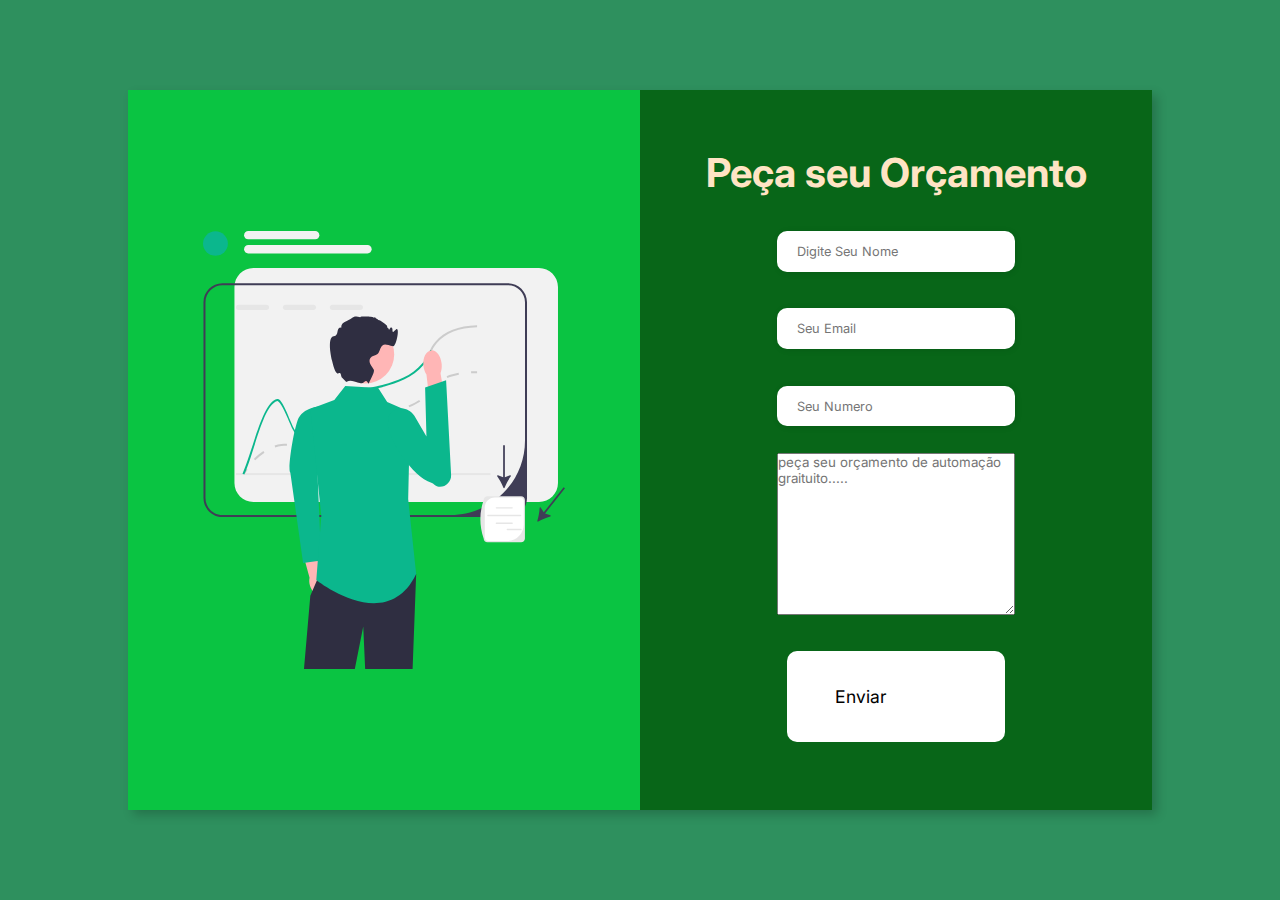
<file: index.html>
<!DOCTYPE html>
<html lang="pt-br">
<head>
    <meta charset="UTF-8">
    <meta name="viewport" content="width=device-width, initial-scale=1.0">
    <title>Orçamento - degeDev</title>
    <link rel="stylesheet" href="./styles.css">
</head>
<body>

<div  class="container" >

    <div class="form-img">
    
        <img src="assest/img.svg" alt="">
    </div>

    
    <div class="form">
        <div class="form-title" >
        <h1 >Peça seu Orçamento</h1>
        </div>

        <form target="_blank" action="https://api.staticforms.xyz/submit" method="POST">
          <div class="form-group">

            <div class="form-row">

                <div class="input-group">
              <div class="input-box">
                <input id="firtsName" type="text" name="name" class="form-control" placeholder="Digite Seu Nome" required>
              </div>

              <div class="input-box">
                <input type="email" name="email" class="form-control" placeholder="Seu Email" required>
              </div>

              <div class="input-box">
                <input type="number" name="number" class="form-control" placeholder="Seu Numero" required>
              </div>


            </div>

          </div>
          <div class="input-box">
            <textarea placeholder="peça seu orçamento de automação graituito....." class="input-box" name="message" rows="10" required></textarea>
          </div>
          <div class="input-button" >
          <button type="submit" class="input-button" >Enviar</button>
        </div>

        </div>
          <input type="hidden" name="accessKey" value="209d310e-3eae-4894-9f7c-5c6c54b17f2d">
          <input type="hidden" name="redirectTo" value="http://127.0.0.1:5500/obrigado.html" />
        </form>
      </div>
</div>

    
</body>
</html>
</file>
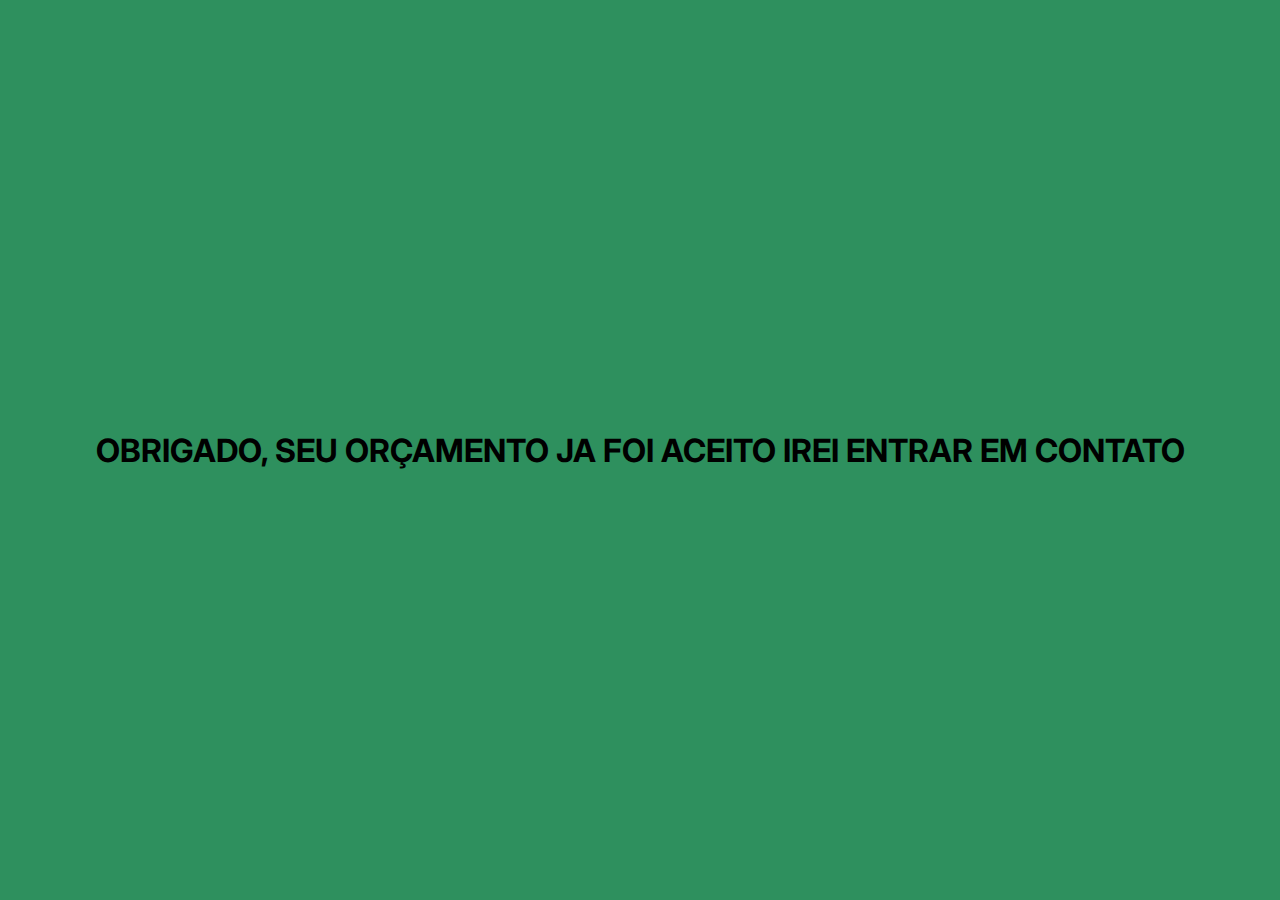
<file: obrigado.html>
<!DOCTYPE html>
<html lang="pt-br">
<head>
    <meta charset="UTF-8">
    <meta name="viewport" content="width=device-width, initial-scale=1.0">
    <title>Orçamento - degeDev</title>
    <link rel="stylesheet" href="./styles.css">
</head>
<body>

<div>
    <h1>OBRIGADO, SEU ORÇAMENTO JA FOI ACEITO IREI ENTRAR EM CONTATO </h1>
</div>
         

    
</body>
</html>
</file>
<file: styles.css>
@import url('https://fonts.googleapis.com/css2?family=Inter:wght@200;300;400;500&family=Open+Sans:wght@300;400;500;600&display=swap');

* {
    padding: 0;
    margin: 0;
    box-sizing: border-box;
    font-family: 'Inter', sans-serif;
}

body {
    width: 100%;
    height: 100vh;
    display: flex;
    justify-content: center;
    align-items: center;
    background: #02793dd3; /* Ajustei o alpha do background para 70% de opacidade */
}

.container {
    width: 80%;
    height: 80vh;
    display: flex;
    box-shadow: 5px 5px 10px rgba(0, 0, 0, 0.2); /* Ajustei o valor do box-shadow */
}

.form-img {
    width: 50%;
    display: flex;
    justify-content: center;
    align-items: center;
    padding: 1rem;
    background-color: #0ac442;
}

.form {
    width: 50%;
    display: flex;
    flex-direction: column;
    justify-content: center;
    align-items: center;
    background-color: #086618;
    padding: 3rem;
}

.form-title {
    color: bisque;
    font-size: 20px; /* Adicionei a unidade de medida */
    margin-bottom: 1.5rem;
}

.input-box {
    display: flex;
    flex-direction: column;
    margin-bottom: 1.1rem;
}

.input-box input {
    margin: 0.6rem 0;
    padding: 0.8rem 1.2rem;
    border: none;
    border-radius: 10px;
    box-shadow: 1px 1px 6px rgba(0, 0, 0, 0.1); /* Ajustei o valor do box-shadow */
    font-size: 0.8rem;
}

.input-button {
    margin: 0.6rem;
    font-size: 1.1rem;
    background: white;
    border: none;
    padding: 0.8rem 1.2rem; /* Ajustei o padding para ser consistente */
    border-radius: 10px;
    cursor: pointer;
}

@media (max-width: 768px) {
    .container {
        flex-direction: column;
        height: auto;
    }

    .form-img {
        width: 100%;
        margin-top: 25rem;
        order: 1; /* Altera a ordem para aparecer abaixo do formulário */
    }

    .form {
        width: 100%;
        padding: 2rem;
        order: 2; /* Altera a ordem para aparecer acima da imagem */
    }

    .form-title {
        font-size: 16px; /* Ajusta o tamanho da fonte para telas menores */
        margin-bottom: 1rem; /* Reduz a margem inferior para economizar espaço */
    }
}
</file>
